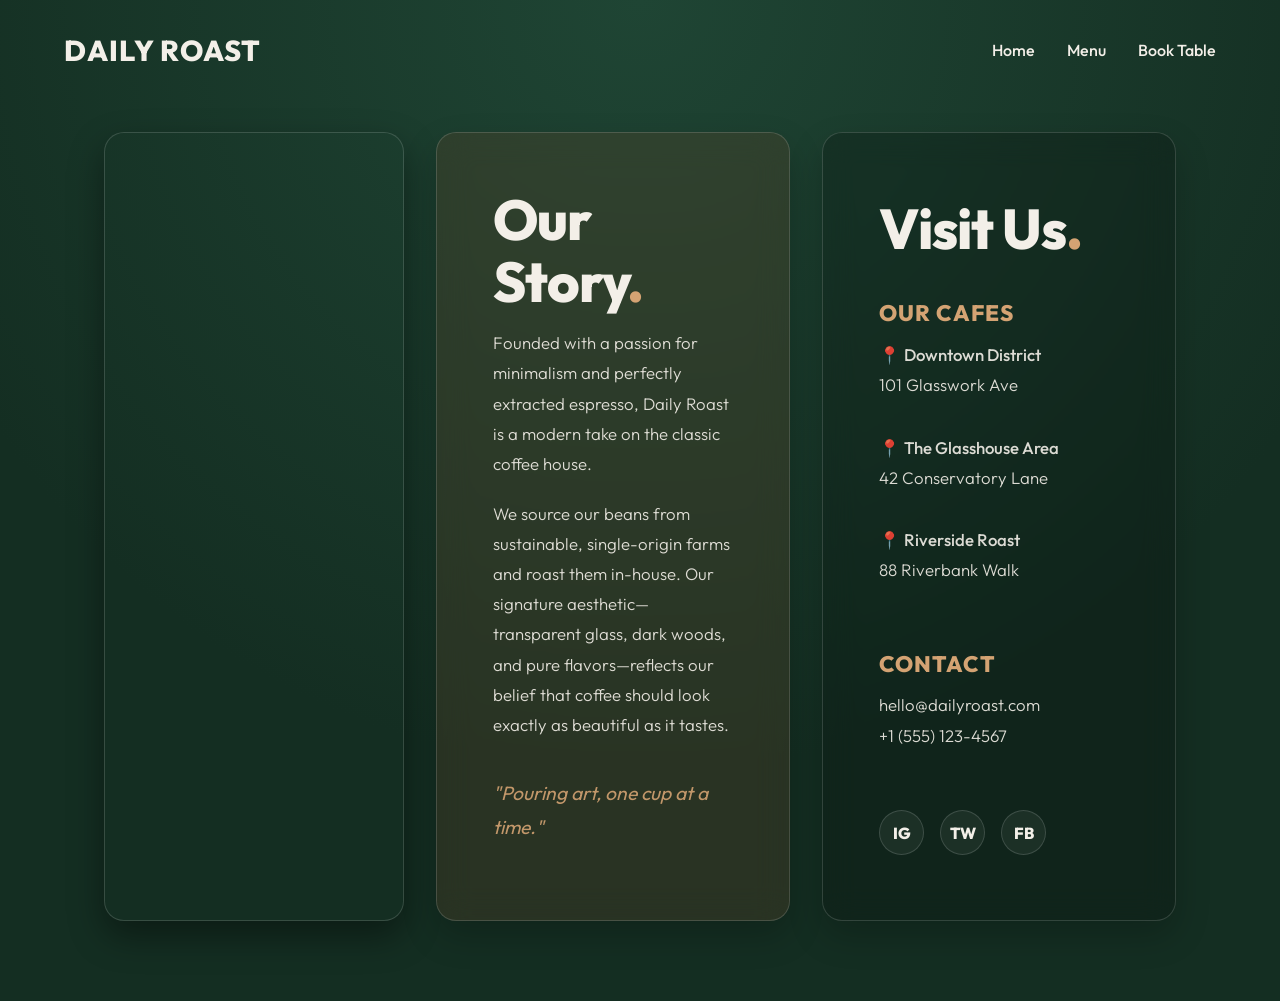
<file: about.html>
<!DOCTYPE html>
<html lang="en">
<head>
    <meta charset="UTF-8">
    <meta name="viewport" content="width=device-width, initial-scale=1.0">
    <title>About Us | Daily Roast</title>
    <link href="https://fonts.googleapis.com/css2?family=Outfit:wght@300;400;500;800&display=swap" rel="stylesheet">
    
    <style>
        :root {
            --bg-green: #142e22; 
            --glass-coffee: rgba(105, 68, 41, 0.25); 
            --glass-border: rgba(255, 255, 255, 0.15);
            --text-light: #f3efe8;
            --accent: #D4A373;
        }

        * { margin: 0; padding: 0; box-sizing: border-box; font-family: 'Outfit', sans-serif; }

        body {
            color: var(--text-light); overflow-x: hidden;
            background-color: var(--bg-green);
            background-image: radial-gradient(circle at 50% 0%, #1f4534 0%, #142e22 70%); background-attachment: fixed; min-height: 100vh;
            display: flex; flex-direction: column;
        }

        .page-transition {
            position: fixed; inset: 0; background: var(--bg-green); z-index: 9999;
            pointer-events: none; transition: opacity 0.8s ease-in-out;
        }
        .page-transition.fade-out { opacity: 0; }

        nav { padding: 2rem 5%; display: flex; justify-content: space-between; align-items: center; position: relative; z-index: 100; }
        .logo { font-size: 1.8rem; font-weight: 800; letter-spacing: 1px; text-transform: uppercase; color: var(--text-light); }
        .nav-links { display: flex; gap: 2rem; }
        .nav-links a { color: var(--text-light); text-decoration: none; font-weight: 500; transition: 0.3s; }
        .nav-links a:hover { color: var(--accent); transform: translateY(-2px); }

        .glass-lite {
            background: var(--glass-coffee); backdrop-filter: blur(16px); -webkit-backdrop-filter: blur(16px);
            border: 1px solid var(--glass-border); box-shadow: 0 15px 35px rgba(0,0,0,0.2); border-radius: 20px; overflow: hidden;
        }

        .about-container {
            display: flex; flex-wrap: wrap; gap: 2rem; padding: 2rem 5% 5rem 5%; max-width: 1200px; margin: 0 auto; flex: 1; align-items: stretch;
        }

        .fade-up { opacity: 0; transform: translateY(30px); animation: fadeUpAnim 0.8s cubic-bezier(0.34, 1.56, 0.64, 1) forwards; }
        .delay-1 { animation-delay: 0.2s; }
        .delay-2 { animation-delay: 0.4s; }
        @keyframes fadeUpAnim { to { opacity: 1; transform: translateY(0); } }

        .about-box { flex: 1; min-width: 300px; padding: 3.5rem; display: flex; flex-direction: column; justify-content: center; }
        
        .image-box {
            flex: 1; min-width: 300px; border-radius: 20px; box-shadow: 0 15px 35px rgba(0,0,0,0.4); border: 1px solid var(--glass-border); min-height: 400px;
            background: url('https://images.unsplash.com/photo-1497935586351-b67a49e012bf?ixlib=rb-1.2.1&auto=format&fit=crop&w=1000&q=80') center/cover;
        }

        h1 { font-size: 3.5rem; font-weight: 800; letter-spacing: -1px; margin-bottom: 1rem; line-height: 1.1; }
        .accent-dot { color: var(--accent); } 
        h2 { font-size: 1.4rem; font-weight: 800; color: var(--accent); margin-top: 1.5rem; margin-bottom: 0.8rem; text-transform: uppercase; letter-spacing: 1px; }
        p { margin-bottom: 1.2rem; line-height: 1.8; font-weight: 300; opacity: 0.9; font-size: 1.05rem; }
        
        .location-item { margin-bottom: 0.8rem; }
        .location-item strong { color: var(--text-light); font-weight: 500; }

        .social-row { display: flex; gap: 1rem; margin-top: 2.5rem; }
        .social-link {
            width: 45px; height: 45px; border-radius: 50%; border: 1px solid var(--glass-border);
            display: flex; justify-content: center; align-items: center; text-decoration: none; font-weight: 800;
            color: var(--text-light); transition: 0.3s; background: rgba(255,255,255,0.05);
        }
        .social-link:hover { background: var(--accent); color: var(--bg-green); transform: translateY(-3px); border-color: var(--accent);}

        @media (max-width: 768px) {
            nav { flex-direction: column; gap: 1rem; }
            h1 { font-size: 2.8rem; }
            .about-box { padding: 2rem; }
            .image-box { min-height: 250px; }
        }
    </style>
</head>
<body>

    <div class="page-transition" id="pageTransition"></div>

    <nav>
        <div class="logo">Daily Roast</div>
        <div class="nav-links">
            <a href="index.html" class="nav-btn">Home</a>
            <a href="menu.html" class="nav-btn">Menu</a>
            <a href="booking.html" class="nav-btn">Book Table</a>
        </div>
    </nav>

    <div class="about-container">
        
        <div class="image-box fade-up"></div>
        
        <div class="glass-lite about-box fade-up delay-1">
            <h1>Our Story<span class="accent-dot">.</span></h1>
            <p>Founded with a passion for minimalism and perfectly extracted espresso, Daily Roast is a modern take on the classic coffee house.</p>
            <p>We source our beans from sustainable, single-origin farms and roast them in-house. Our signature aesthetic—transparent glass, dark woods, and pure flavors—reflects our belief that coffee should look exactly as beautiful as it tastes.</p>
            <p style="font-style: italic; color: var(--accent); font-weight: 400; font-size: 1.2rem; margin-top: 1rem;">"Pouring art, one cup at a time."</p>
        </div>

        <div class="glass-lite about-box fade-up delay-2" style="background: rgba(0, 0, 0, 0.2);">
            <h1>Visit Us<span class="accent-dot">.</span></h1>
            
            <h2>Our Cafes</h2>
            <div class="location-item"><p>📍 <strong>Downtown District</strong><br>101 Glasswork Ave</p></div>
            <div class="location-item"><p>📍 <strong>The Glasshouse Area</strong><br>42 Conservatory Lane</p></div>
            <div class="location-item"><p>📍 <strong>Riverside Roast</strong><br>88 Riverbank Walk</p></div>
            
            <h2 style="margin-top: 2rem;">Contact</h2>
            <p>hello@dailyroast.com<br>+1 (555) 123-4567</p>

            <div class="social-row">
                <a href="#" class="social-link">IG</a>
                <a href="#" class="social-link">TW</a>
                <a href="#" class="social-link">FB</a>
            </div>
        </div>
    </div>

    <script>
        document.addEventListener("DOMContentLoaded", () => {
            setTimeout(() => {
                const transitionLayer = document.getElementById('pageTransition');
                if (transitionLayer) {
                    transitionLayer.classList.add('fade-out');
                    setTimeout(() => { transitionLayer.style.display = 'none'; }, 800); 
                }
            }, 100); 
        });

        document.querySelectorAll('.nav-btn').forEach(link => {
            /** @param {Event} e */
            link.addEventListener('click', function(e) {
                e.preventDefault(); 
                const targetURL = /** @type {HTMLAnchorElement} */ (this).href;
                const transitionLayer = document.getElementById('pageTransition');
                
                if (transitionLayer) {
                    transitionLayer.style.display = 'block';
                    void transitionLayer.offsetWidth;
                    transitionLayer.style.transition = "opacity 0.4s ease-in-out";
                    transitionLayer.classList.remove('fade-out');
                }
                setTimeout(() => { window.location.href = targetURL; }, 450);
            });
        });
    </script>
</body>
</html>
</file>
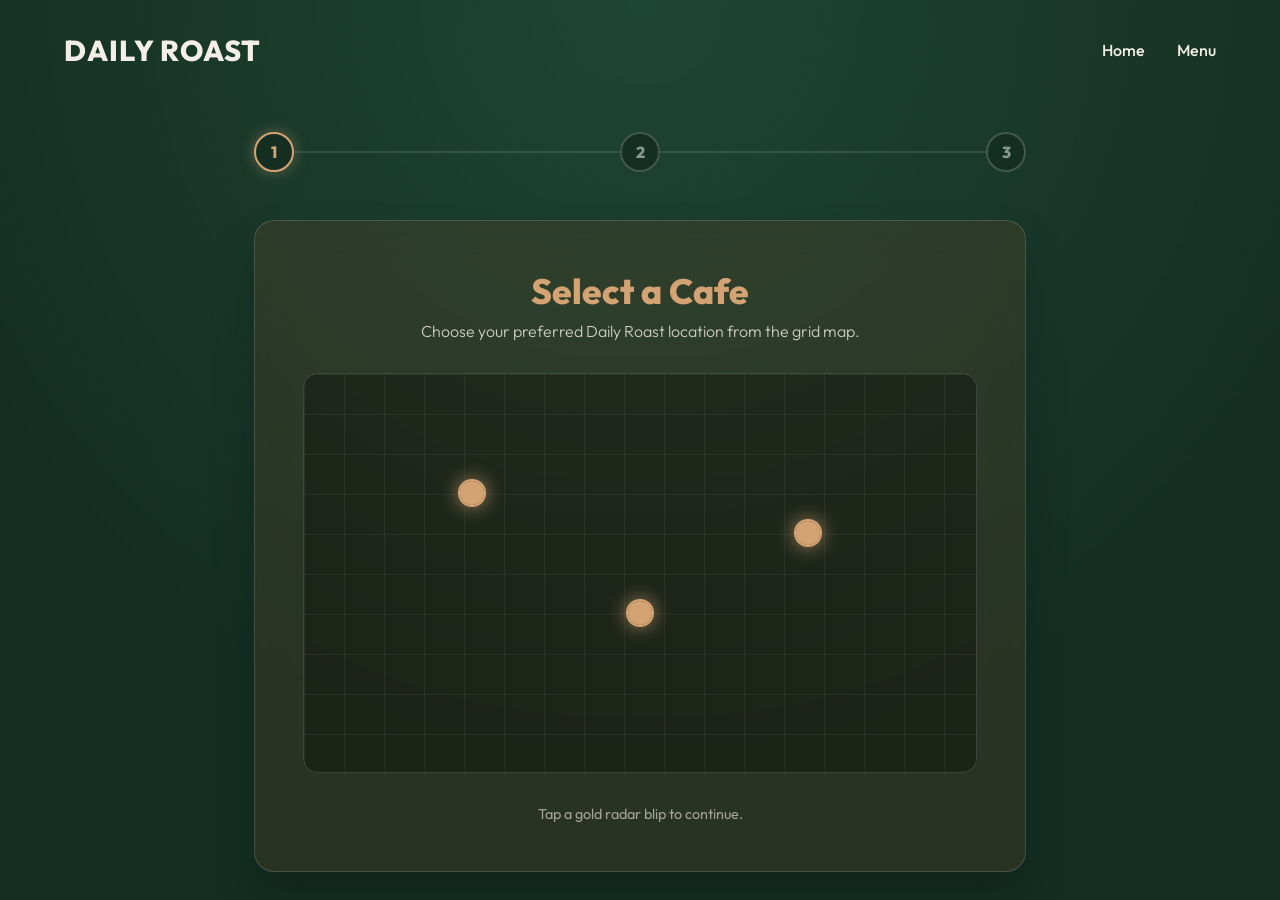
<file: booking.html>
<!DOCTYPE html>
<html lang="en">
<head>
    <meta charset="UTF-8">
    <meta name="viewport" content="width=device-width, initial-scale=1.0">
    <title>Book a Table | Daily Roast</title>
    <!-- Theme Font -->
    <link href="https://fonts.googleapis.com/css2?family=Outfit:wght@300;500;800&display=swap" rel="stylesheet">
    
    <style>
        /* --- BRAND THEME VARIABLES --- */
        :root {
            --bg-green: #142e22; 
            --glass-coffee: rgba(105, 68, 41, 0.25); 
            --glass-border: rgba(255, 255, 255, 0.15);
            --text-light: #f3efe8;
            --accent: #D4A373;
        }

        * { margin: 0; padding: 0; box-sizing: border-box; font-family: 'Outfit', sans-serif; }

        body {
            color: var(--text-light);
            overflow-x: hidden;
            background-color: var(--bg-green);
            background-image: radial-gradient(circle at 50% 0%, #1f4534 0%, #142e22 70%);
            background-attachment: fixed;
            min-height: 100vh;
        }

        /* --- PAGE TRANSITION --- */
        .page-transition {
            position: fixed; inset: 0; background: var(--bg-green); z-index: 9999;
            pointer-events: none; transition: opacity 0.8s ease-in-out;
        }
        .page-transition.fade-out { opacity: 0; }

        /* --- NAVIGATION --- */
        nav { padding: 2rem 5%; display: flex; justify-content: space-between; align-items: center; position: relative; z-index: 100; }
        .logo { font-size: 1.8rem; font-weight: 800; letter-spacing: 1px; text-transform: uppercase; color: var(--text-light); }
        .nav-links { display: flex; gap: 2rem; }
        .nav-links a { color: var(--text-light); text-decoration: none; font-weight: 500; transition: 0.3s; }
        .nav-links a:hover { color: var(--accent); transform: translateY(-2px); }

        /* --- MULTI-STEP LAYOUT --- */
        .booking-wrapper {
            max-width: 900px; margin: 2rem auto 5rem auto; padding: 0 5%;
        }

        /* Progress Tracker */
        .progress-tracker {
            display: flex; justify-content: space-between; position: relative; margin-bottom: 3rem;
        }
        .progress-tracker::before {
            content: ''; position: absolute; top: 50%; left: 0; width: 100%; height: 2px;
            background: rgba(255,255,255,0.1); z-index: 1; transform: translateY(-50%);
        }
        .progress-step {
            background: var(--bg-green); border: 2px solid rgba(255,255,255,0.2); width: 40px; height: 40px;
            border-radius: 50%; display: flex; justify-content: center; align-items: center;
            font-weight: 800; z-index: 2; color: rgba(255,255,255,0.5); transition: 0.4s;
        }
        .progress-step.active { border-color: var(--accent); color: var(--accent); box-shadow: 0 0 15px rgba(212, 163, 115, 0.4); }

        /* Step Screens */
        .step-screen { display: none; animation: slideUp 0.6s cubic-bezier(0.34, 1.56, 0.64, 1) forwards; }
        .step-screen.active { display: block; }

        @keyframes slideUp {
            from { opacity: 0; transform: translateY(30px); }
            to { opacity: 1; transform: translateY(0); }
        }

        /* --- GLASS PANELS --- */
        .glass-panel {
            background: var(--glass-coffee); backdrop-filter: blur(16px); -webkit-backdrop-filter: blur(16px);
            border: 1px solid var(--glass-border); border-radius: 20px; padding: 3rem;
            box-shadow: 0 25px 45px rgba(0, 0, 0, 0.2); text-align: center; position: relative;
        }
        h2 { font-size: 2.2rem; font-weight: 800; color: var(--accent); margin-bottom: 0.5rem; }
        p.subtitle { font-size: 1rem; opacity: 0.8; margin-bottom: 2rem; font-weight: 300;}

        /* --- 1. THE INTERACTIVE MAP STYLES --- */
        .map-container {
            position: relative; width: 100%; height: 400px; border-radius: 15px; overflow: hidden;
            background: rgba(0,0,0,0.3); border: 1px solid var(--glass-border); margin-bottom: 2rem;
            background-image: 
                linear-gradient(rgba(255,255,255,0.05) 1px, transparent 1px),
                linear-gradient(90deg, rgba(255,255,255,0.05) 1px, transparent 1px);
            background-size: 40px 40px;
        }

        .map-marker {
            position: absolute; width: 24px; height: 24px; background: var(--accent); border-radius: 50%;
            cursor: pointer; transform: translate(-50%, -50%); display: flex; justify-content: center; align-items: center;
            box-shadow: 0 0 20px var(--accent); transition: 0.3s;
        }
        .map-marker::after {
            content: ''; position: absolute; width: 100%; height: 100%; border-radius: 50%;
            border: 2px solid var(--accent); animation: radarPulse 2s infinite ease-out;
        }
        @keyframes radarPulse { 0% { transform: scale(1); opacity: 1; } 100% { transform: scale(3); opacity: 0; } }

        .map-marker:hover { transform: translate(-50%, -50%) scale(1.3); }
        .marker-label {
            position: absolute; top: -35px; background: rgba(0,0,0,0.8); padding: 5px 12px;
            border-radius: 8px; font-size: 0.85rem; font-weight: 800; white-space: nowrap;
            border: 1px solid var(--accent); opacity: 0; transition: 0.3s; pointer-events: none;
        }
        .map-marker:hover .marker-label { opacity: 1; top: -45px; }

        .loc-1 { top: 30%; left: 25%; }
        .loc-2 { top: 60%; left: 50%; }
        .loc-3 { top: 40%; left: 75%; }

        /* --- 2. TABLE GRID --- */
        .table-grid { display: grid; grid-template-columns: repeat(auto-fit, minmax(80px, 1fr)); gap: 15px; margin: 2rem 0; }
        .cafe-table {
            aspect-ratio: 1; border-radius: 12px; display: flex; flex-direction: column; justify-content: center; align-items: center;
            font-weight: 800; cursor: pointer; transition: 0.3s; font-size: 1.2rem;
            background: rgba(255,255,255,0.05); border: 1px solid var(--glass-border);
        }
        .cafe-table span { font-size: 0.75rem; font-weight: 300; opacity: 0.8; margin-top: 5px; }
        .cafe-table:hover:not(.table-booked) { background: rgba(255, 255, 255, 0.1); transform: translateY(-4px); }
        .table-booked { background: rgba(255, 75, 75, 0.1); border: 1px solid rgba(255, 75, 75, 0.3); color: #ff6b6b; cursor: not-allowed; opacity: 0.6; }
        .table-selected { background: var(--accent); border-color: #fff; color: var(--bg-green); transform: scale(1.05); box-shadow: 0 10px 25px rgba(212, 163, 115, 0.4); }

        .table-legend { display: flex; justify-content: center; gap: 15px; font-size: 0.9rem; margin-top: 1rem;}
        .legend-item { display: flex; align-items: center; gap: 8px; }
        .dot { width: 14px; height: 14px; border-radius: 50%; }

        /* --- 3. FORM INPUTS & BILLING --- */
        .form-grid { display: flex; flex-direction: column; gap: 1rem; margin-bottom: 2rem; text-align: left; }
        .input-row { display: flex; gap: 1rem; }
        .glass-input {
            width: 100%; background: rgba(255, 255, 255, 0.05); border: 1px solid var(--glass-border);
            padding: 1rem 1.2rem; border-radius: 12px; color: var(--text-light); font-size: 1rem;
            transition: 0.3s; outline: none;
        }
        .glass-input:focus { border-color: var(--accent); background: rgba(255, 255, 255, 0.1); }
        .glass-input::-webkit-calendar-picker-indicator { filter: invert(1); cursor: pointer; }

        .billing-card { background: rgba(0,0,0,0.2); padding: 1.5rem; border-radius: 15px; border: 1px solid var(--glass-border); text-align: left; }
        .bill-row { display: flex; justify-content: space-between; margin-bottom: 0.8rem; font-size: 1rem; }
        .total-row { font-size: 1.5rem; font-weight: 800; color: var(--accent); margin-top: 1rem; padding-top: 1rem; border-top: 1px solid var(--glass-border); }

        /* --- BUTTONS --- */
        .nav-actions { display: flex; justify-content: space-between; margin-top: 2rem; gap: 1rem;}
        .btn-ghost { background: transparent; border: 1px solid var(--glass-border); color: var(--text-light); padding: 1rem 2rem; border-radius: 12px; cursor: pointer; font-weight: 800; transition: 0.3s;}
        .btn-ghost:hover { background: rgba(255,255,255,0.1); }
        .btn-primary { background: var(--accent); color: var(--bg-green); border: none; padding: 1rem 2rem; border-radius: 12px; font-weight: 800; cursor: pointer; transition: 0.3s; flex: 1;}
        .btn-primary:hover { background: #e6b98a; transform: translateY(-2px); }
        .btn-primary:disabled { background: rgba(255,255,255,0.1); color: rgba(255,255,255,0.4); cursor: not-allowed; transform: none; }

        /* --- POPUP TICKET --- */
        .popup-overlay {
            position: fixed; inset: 0; background: rgba(20, 46, 34, 0.85); backdrop-filter: blur(10px); -webkit-backdrop-filter: blur(10px);
            display: flex; justify-content: center; align-items: center; z-index: 2000; opacity: 0; pointer-events: none; transition: 0.4s ease;
        }
        .popup-overlay.active { opacity: 1; pointer-events: all; }
        
        .ticket-popup {
            background: var(--glass-coffee); border: 1px solid var(--glass-border);
            border-radius: 20px; width: 90%; max-width: 400px;
            box-shadow: 0 25px 50px rgba(0,0,0,0.5); transform: scale(0.8); opacity: 0;
            transition: all 0.6s cubic-bezier(0.34, 1.56, 0.64, 1); overflow: hidden;
        }
        .popup-overlay.active .ticket-popup { transform: scale(1); opacity: 1; }
        
        .ticket-header { background: var(--accent); color: var(--bg-green); padding: 2rem; text-align: center; }
        .ticket-header h2 { color: var(--bg-green); margin: 0; font-size: 2rem; font-weight: 800;}
        .ticket-body { padding: 2rem; text-align: center; }
        .ticket-detail { display: flex; justify-content: space-between; border-bottom: 1px dashed rgba(255,255,255,0.2); padding: 10px 0; font-size: 0.95rem; }
        
        @media (max-width: 768px) {
            nav { flex-direction: column; gap: 1rem; }
            .glass-panel { padding: 2rem 1.5rem; }
            h2 { font-size: 1.8rem; }
        }
    </style>
</head>
<body>

    <!-- Smooth Transition Cover -->
    <div class="page-transition" id="pageTransition"></div>

    <nav>
        <div class="logo">Daily Roast</div>
        <div class="nav-links">
            <a href="index.html" class="nav-btn">Home</a>
            <a href="menu.html" class="nav-btn">Menu</a>
        </div>
    </nav>

    <div class="booking-wrapper">
        
        <!-- PROGRESS TRACKER -->
        <div class="progress-tracker">
            <div class="progress-step active" id="dot1">1</div>
            <div class="progress-step" id="dot2">2</div>
            <div class="progress-step" id="dot3">3</div>
        </div>

        <!-- STEP 1: CAFE LOCATION MAP -->
        <div class="step-screen active" id="step1">
            <div class="glass-panel">
                <h2>Select a Cafe</h2>
                <p class="subtitle">Choose your preferred Daily Roast location from the grid map.</p>
                
                <div class="map-container">
                    <div class="map-marker loc-1" onclick="window.selectLocation('Downtown District')">
                        <span class="marker-label">Downtown District</span>
                    </div>
                    <div class="map-marker loc-2" onclick="window.selectLocation('The Glasshouse Area')">
                        <span class="marker-label">The Glasshouse Area</span>
                    </div>
                    <div class="map-marker loc-3" onclick="window.selectLocation('Riverside Roast')">
                        <span class="marker-label">Riverside Roast</span>
                    </div>
                </div>
                <p style="opacity: 0.6; font-size: 0.9rem;">Tap a gold radar blip to continue.</p>
            </div>
        </div>

        <!-- STEP 2: TABLE SELECTION -->
        <div class="step-screen" id="step2">
            <div class="glass-panel">
                <h2>Select a Table</h2>
                <p class="subtitle">Location: <span id="displayLocation" style="color: var(--accent); font-weight: 800;">None</span></p>
                
                <div class="table-grid" id="tableGrid"></div>
                
                <div class="table-legend">
                    <div class="legend-item"><span class="dot" style="background: rgba(255,255,255,0.1); border: 1px solid var(--glass-border);"></span> Available</div>
                    <div class="legend-item"><span class="dot" style="background: #ff6b6b;"></span> Booked</div>
                    <div class="legend-item"><span class="dot" style="background: var(--accent);"></span> Selected</div>
                </div>

                <div class="nav-actions">
                    <button class="btn-ghost" onclick="window.goToStep(1)">Back</button>
                    <button class="btn-primary" id="btnToStep3" disabled onclick="window.goToStep(3)">Continue</button>
                </div>
            </div>
        </div>
        <!-- STEP 3: DETAILS & BILLING -->
        <div class="step-screen" id="step3">
            <div class="glass-panel">
                <h2>Finalize Booking</h2>
                <p class="subtitle">Complete your reservation for <span id="finalTableDisp" style="color:var(--accent); font-weight: 800;">Table</span>.</p>
                
                <form id="bookingForm">
                    <div class="form-grid">
                        <input type="text" id="bName" class="glass-input" placeholder="Reservation Name" required>
                        <input type="email" id="bEmail" class="glass-input" placeholder="Email Address" required>
                        <div class="input-row">
                            <input type="date" id="bDate" class="glass-input" required>
                            <input type="time" id="bTime" class="glass-input" required>
                        </div>
                    </div>
                    
                    <div class="billing-card">
                        <div class="bill-row"><span>Booking Fee:</span><span>₹200.00</span></div>
                        <div class="bill-row"><span>Taxes (GST):</span><span>₹50.00</span></div>
                        <div class="bill-row total-row"><span>Amount to Pay:</span><span>₹250.00</span></div>
                    </div>

                    <div class="nav-actions">
                        <button type="button" class="btn-ghost" onclick="window.goToStep(2)">Back</button>
                        <button type="submit" class="btn-primary">Confirm & Pay</button>
                    </div>
                </form>
            </div>
        </div>

    </div>

    <!-- DIGITAL TICKET SUCCESS POPUP -->
    <div class="popup-overlay" id="bookingSuccess">
        <div class="ticket-popup">
            <div class="ticket-header">
                <h2>Confirmed ✓</h2>
                <p style="margin-top: 5px; opacity: 0.8;">Daily Roast Reservation</p>
            </div>
            <div class="ticket-body">
                <div class="ticket-detail"><span>Name:</span> <strong id="tName">Name</strong></div>
                <div class="ticket-detail"><span>Cafe:</span> <strong id="tLoc">Location</strong></div>
                <div class="ticket-detail"><span>Table:</span> <strong id="tTable">Table 0</strong></div>
                <div class="ticket-detail"><span>Time:</span> <strong id="tTime">00:00</strong></div>
                
                <a href="index.html" class="btn-primary nav-btn" style="display: block; margin-top: 2rem; text-decoration: none;">Return to Home</a>
            </div>
        </div>
    </div>

    <script>
        /* --- HIGH-PERFORMANCE PAGE TRANSITION --- */
        document.addEventListener("DOMContentLoaded", () => {
            // Give browser a moment to paint the page
            setTimeout(() => {
                const transitionLayer = document.getElementById('pageTransition');
                if (transitionLayer) {
                    transitionLayer.classList.add('fade-out');
                    // Safety: completely hide the overlay so it never blocks clicks
                    setTimeout(() => {
                        transitionLayer.style.display = 'none';
                    }, 800); 
                }
            }, 100); 
        });

        // Navigation Linking
        document.querySelectorAll('.nav-btn').forEach(link => {
            /** @param {Event} e */
            link.addEventListener('click', function(e) {
                e.preventDefault(); 
                const targetURL = /** @type {HTMLAnchorElement} */ (this).href;
                const transitionLayer = document.getElementById('pageTransition');
                
                if (transitionLayer) {
                    transitionLayer.style.display = 'block'; // Bring it back
                    // Force reflow
                    void transitionLayer.offsetWidth;
                    transitionLayer.style.transition = "opacity 0.4s ease-in-out";
                    transitionLayer.classList.remove('fade-out');
                }
                
                setTimeout(() => { window.location.href = targetURL; }, 450);
            });
        });

        /* --- MULTI-STEP BOOKING LOGIC --- */
        /** @type {string} */ let selectedLocation = "";
        /** @type {number|null} */ let selectedTable = null;

        /** 
         * @param {number} step 
         */
        window.goToStep = function(step) {
            document.querySelectorAll('.step-screen').forEach(s => s.classList.remove('active'));
            document.querySelectorAll('.progress-step').forEach((d, index) => {
                if (index < step) d.classList.add('active');
                else d.classList.remove('active');
            });
            
            const targetStep = document.getElementById('step' + step);
            if (targetStep) targetStep.classList.add('active');
        };

        /** 
         * @param {string} locName 
         */
        window.selectLocation = function(locName) {
            selectedLocation = locName;
            const displayLoc = document.getElementById('displayLocation');
            if (displayLoc) displayLoc.innerText = locName;
            window.goToStep(2);
        };

        /* --- TABLE GENERATION --- */
        const tableGrid = document.getElementById('tableGrid');
        const btnToStep3 = /** @type {HTMLButtonElement} */ (document.getElementById('btnToStep3'));
        const finalTableDisp = document.getElementById('finalTableDisp');

        if (tableGrid) {
            for (let i = 1; i <= 15; i++) {
                const tableEl = document.createElement('div');
                const isBooked = Math.random() < 0.35; 
                
                tableEl.classList.add('cafe-table');
                tableEl.classList.add(isBooked ? 'table-booked' : 'table-avail');
                tableEl.innerHTML = `T-${i} <span>${isBooked ? 'Full' : '2-4 Seats'}</span>`;
                
                if (!isBooked) {
                    tableEl.addEventListener('click', () => {
                        document.querySelectorAll('.cafe-table').forEach(t => t.classList.remove('table-selected'));
                        tableEl.classList.add('table-selected');
                        selectedTable = i;
                        
                        if (btnToStep3) {
                            btnToStep3.innerText = `Reserve Table ${i}`;
                            btnToStep3.disabled = false;
                        }
                        if (finalTableDisp) {
                            finalTableDisp.innerText = `Table ${i}`;
                        }
                    });
                }
                tableGrid.appendChild(tableEl);
            }
        }

        /* --- FORM SUBMISSION & DIGITAL TICKET --- */
        const bookingForm = document.getElementById('bookingForm');
        if (bookingForm) {
            /** @param {Event} e */
            bookingForm.addEventListener('submit', (e) => {
                e.preventDefault();
                
                const bNameInput = /** @type {HTMLInputElement} */ (document.getElementById('bName'));
                const bDateInput = /** @type {HTMLInputElement} */ (document.getElementById('bDate'));
                const bTimeInput = /** @type {HTMLInputElement} */ (document.getElementById('bTime'));

                const tName = document.getElementById('tName');
                const tLoc = document.getElementById('tLoc');
                const tTable = document.getElementById('tTable');
                const tTime = document.getElementById('tTime');

                if (tName) tName.innerText = bNameInput.value;
                if (tLoc) tLoc.innerText = selectedLocation;
                if (tTable) tTable.innerText = `Table ${selectedTable}`;
                if (tTime) tTime.innerText = `${bDateInput.value} @ ${bTimeInput.value}`;

                const bookingSuccess = document.getElementById('bookingSuccess');
                if (bookingSuccess) bookingSuccess.classList.add('active');
            });
        }
    </script>
</body>
</html>
</file>
